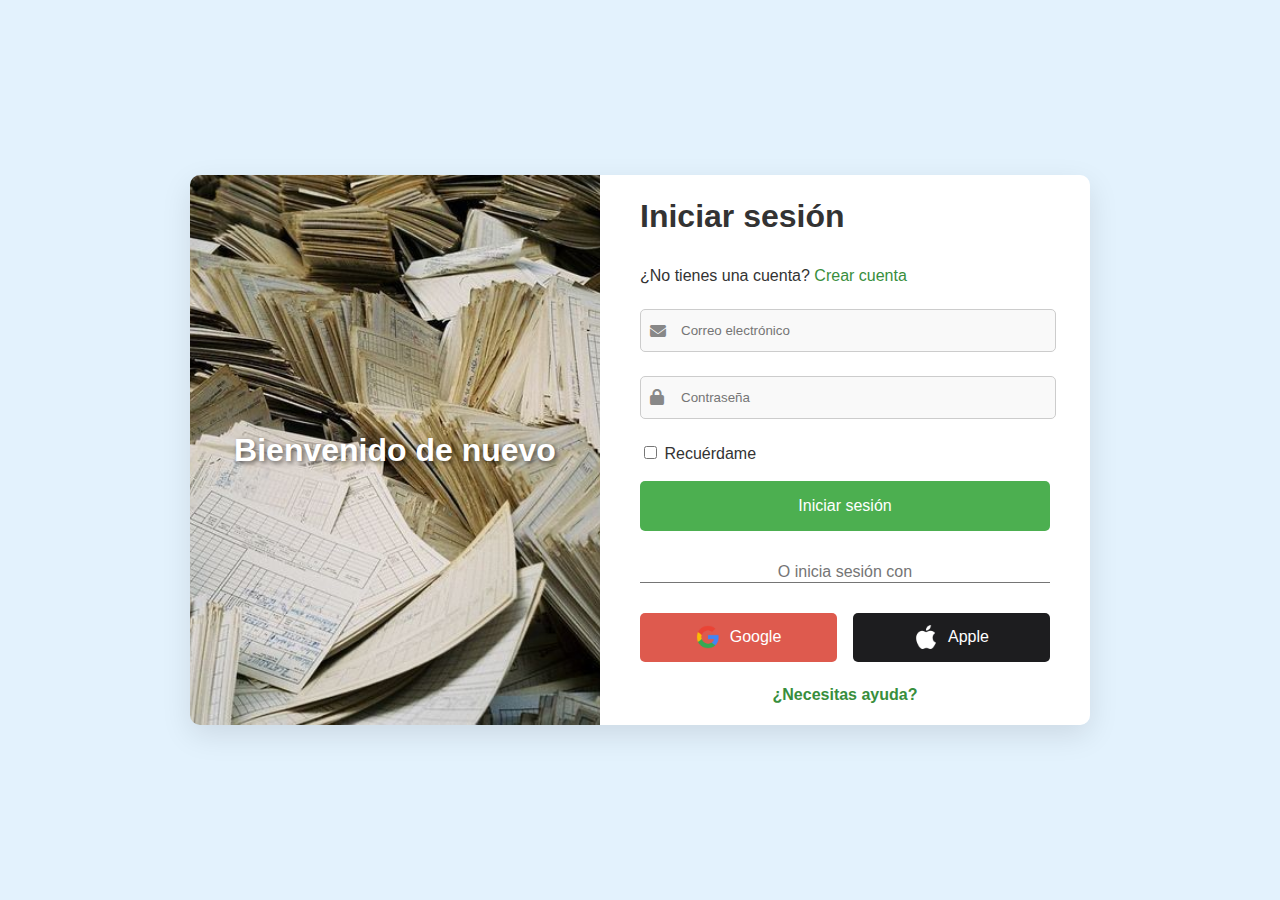
<file: index.html>
<!DOCTYPE html>
<html lang="es">
<head>
    <meta charset="UTF-8">
    <meta name="viewport" content="width=device-width, initial-scale=1.0">
    <title>Iniciar Sesión</title>
    <link rel="stylesheet" href="/css/styles.css">
    <link rel="stylesheet" href="https://cdnjs.cloudflare.com/ajax/libs/font-awesome/6.4.2/css/all.min.css">
</head>
<body>
    <div class="container">
        
        <div class="left-panel">
            <h1>Bienvenido de nuevo</h1>
        </div>

        <div class="right-panel">
            <h2>Iniciar sesión</h2>
            <p>¿No tienes una cuenta? <a href="#">Crear cuenta</a></p>

            <form id="login-form" action="login.php" method="POST">
                <div class="input-group">
                    <i class="fas fa-envelope"></i>
                    <input type="email" name="email" placeholder="Correo electrónico" required>
                </div>

                <div class="input-group">
                    <i class="fas fa-lock"></i>
                    <input type="password" name="password" placeholder="Contraseña" required>
                </div>

                <div class="terms">
                    <input type="checkbox" id="remember">
                    <label for="remember">Recuérdame</label>
                </div>

                <br>

                <button type="submit" class="login-btn">Iniciar sesión</button>

                <div class="divider">
                    <span>O inicia sesión con</span>
                </div>

                <div class="social-login">
                    <button type="button" class="social-btn google-btn">
                        <img src="/assets/google.png" alt="Google" aria-label="Iniciar sesión con Google"> Google
                    </button>
                    <button type="button" class="social-btn apple-btn">
                        <img src="/assets/apple.png" alt="Apple" aria-label="Iniciar sesión con Apple"> Apple
                    </button>
                </div>

                <p class="help-text"><a href="#">¿Necesitas ayuda?</a></p>
            </form>

        </div>
    </div>
</body>
</html>
</file>
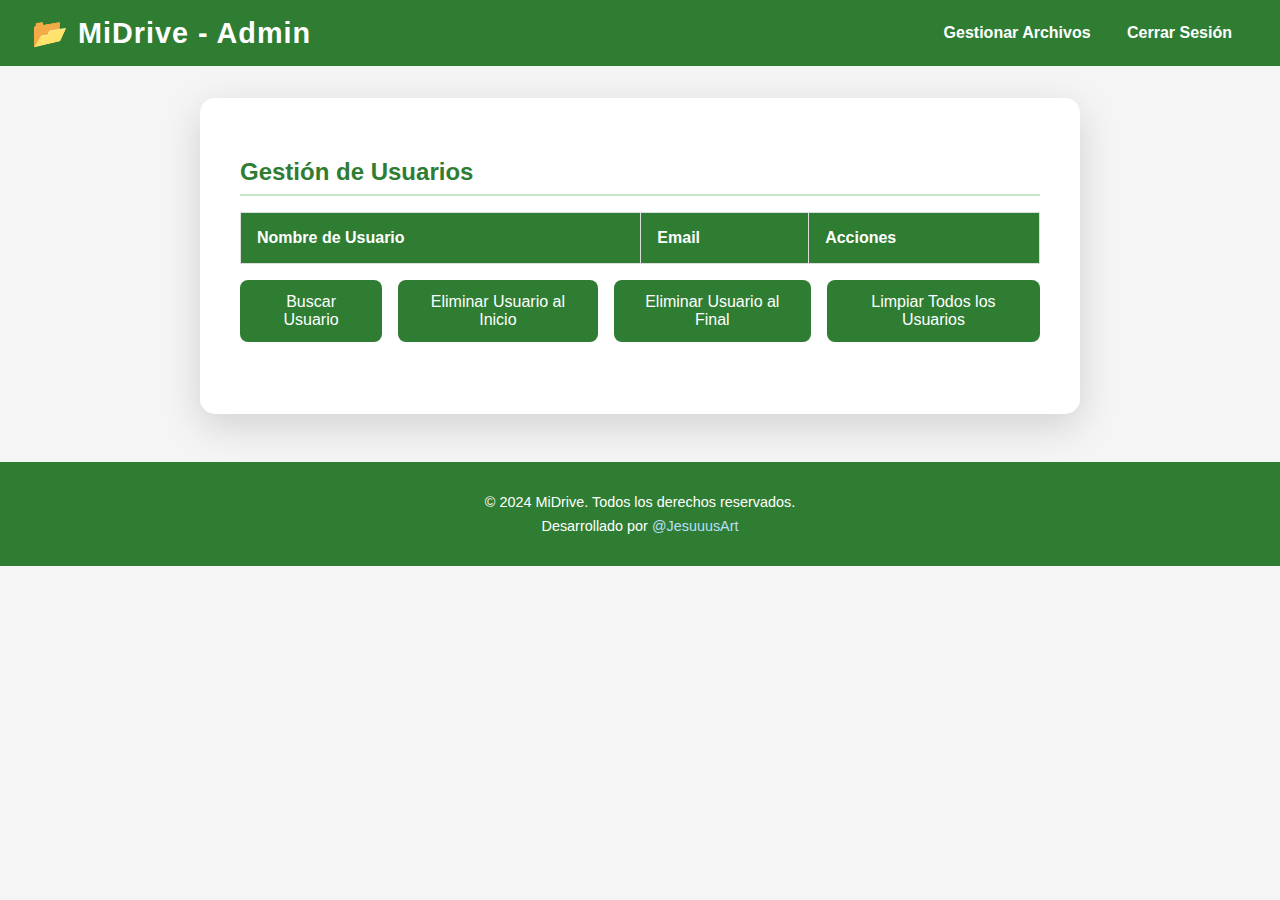
<file: admin.html>
<!DOCTYPE html>
<html lang="es">
<head>
    <meta charset="UTF-8">
    <meta name="viewport" content="width=device-width, initial-scale=1.0">
    <title>MiDrive - Admin</title>
    <link rel="stylesheet" href="/css/admin.css">
</head>
<body>
    <header>
        <div class="logo">📂 MiDrive - Admin</div>
        <nav>
            <a href="/adminFiles.html">Gestionar Archivos</a>
            <a href="logout.php">Cerrar Sesión</a>
        </nav>
    </header>

    <div class="container">

        <div class="user-section">
            <h2>Gestión de Usuarios</h2>

            <div class="user-list">
                <table id="user-table">
                    <thead>
                        <tr>
                            <th>Nombre de Usuario</th>
                            <th>Email</th>
                            <th>Acciones</th>
                        </tr>
                    </thead>
                    <tbody>
                    
                    </tbody>
                </table>
            </div>

            <div class="user-operations">
                <button class="action-btn search-user-btn">Buscar Usuario</button>
                <button class="action-btn delete-start-user-btn">Eliminar Usuario al Inicio</button>
                <button class="action-btn delete-end-user-btn">Eliminar Usuario al Final</button>
                <button class="action-btn clear-all-users-btn">Limpiar Todos los Usuarios</button>
            </div>
        </div>

    </div>

    <footer>
        <div class="footer-content">
            <p>&copy; 2024 MiDrive. Todos los derechos reservados.</p>
            <p>Desarrollado por <a href="https://github.com/JesuuusArt">@JesuuusArt</a></p>
        </div>
    </footer>

</body>
</html>
</file>
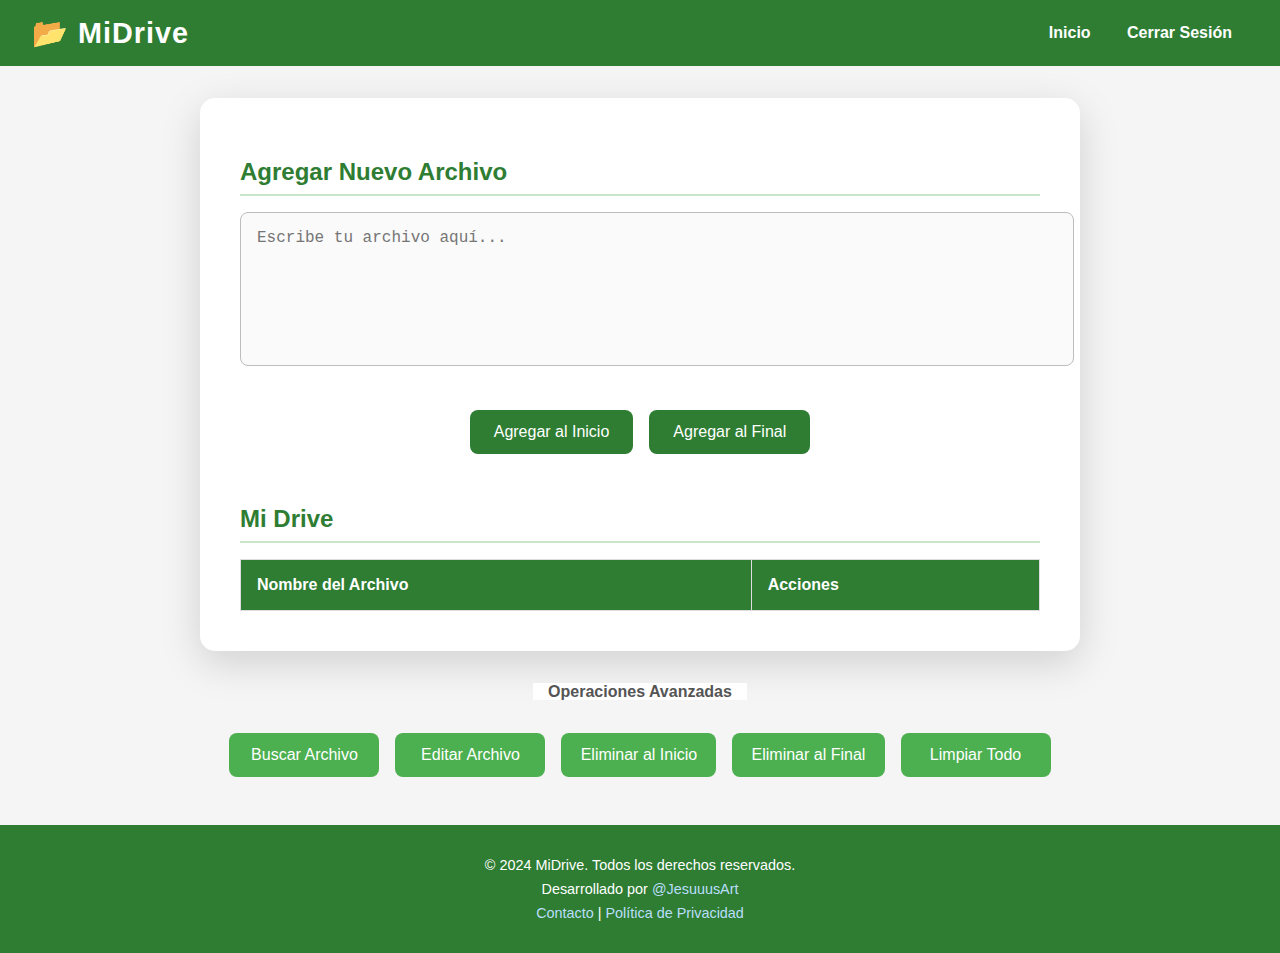
<file: inicio.html>
<!DOCTYPE html>
<html lang="es">
<head>
    <meta charset="UTF-8">
    <meta name="viewport" content="width=device-width, initial-scale=1.0">
    <title>Mi Drive</title>
    <link rel="stylesheet" href="/css/inicio.css">
</head>
<body>
    <header>
        <div class="logo">📂 MiDrive</div>
        <nav>
            <a href="#">Inicio</a>
            <a href="logout.php">Cerrar Sesión</a>
        </nav>
    </header>

    <div class="container">
        
        <div class="file-section">
            <h2>Agregar Nuevo Archivo</h2>
            <textarea id="new-file-content" placeholder="Escribe tu archivo aquí..."></textarea>
            <div class="add-buttons">
                <button class="action-btn add-start-btn">Agregar al Inicio</button>
                <button class="action-btn add-end-btn">Agregar al Final</button>
            </div>
        </div>

        <div class="file-list">
            <h2>Mi Drive</h2>
            <table id="file-table">
                <thead>
                    <tr>
                        <th>Nombre del Archivo</th>
                        <th>Acciones</th>
                    </tr>
                </thead>
                <tbody>
                    
                </tbody>
            </table>
        </div>
    </div>

    <div class="divider">
        <span>Operaciones Avanzadas</span>
    </div>

    <div class="advanced-operations">
        <button class="action-btn search-btn">Buscar Archivo</button>
        <button class="action-btn edit-btn">Editar Archivo</button>
        <button class="action-btn delete-start-btn">Eliminar al Inicio</button>
        <button class="action-btn delete-end-btn">Eliminar al Final</button>
        <button class="action-btn clear-all-btn">Limpiar Todo</button>
    </div>

    <footer>
        <div class="footer-content">
            <p>&copy; 2024 MiDrive. Todos los derechos reservados.</p>
            <p>Desarrollado por <a href="https://github.com/JesuuusArt">@JesuuusArt</a>
            <p><a href="https://www.instagram.com/jxsuusart/">Contacto</a> | <a href="#">Política de Privacidad</a></p>
        </div>
    </footer>

    <script src="/js/inicio.js"></script>

</body>
</html>
</file>
<file: css/styles.css>
/* Estilos generales */
body {
    margin: 0;
    padding: 0;
    font-family: 'Roboto', sans-serif;
    display: flex;
    justify-content: center;
    align-items: center;
    height: 100vh;
    background-color: #E3F2FD;
}

.container {
    display: flex;
    width: 900px;
    height: 550px;
    box-shadow: 0 10px 30px rgba(0, 0, 0, 0.1);
    border-radius: 10px;
    overflow: hidden;
    transition: all 0.3s ease;
}

.left-panel {
    background: url('../assets/image.jpg') no-repeat center center/cover;
    color: white;
    flex: 1;
    display: flex;
    justify-content: center;
    align-items: center;
    text-align: center;
}

.left-panel h1 {
    font-size: 2rem;
    font-weight: 700;
    text-shadow: 2px 2px 5px rgba(0, 0, 0, 0.6);
}

/* Panel derecho */
.right-panel {
    background-color: #FFFFFF;
    flex: 1;
    padding: 2.5rem;
    color: #333333;
    display: flex;
    flex-direction: column;
    justify-content: center;
}

.right-panel h2 {
    font-size: 2rem;
    margin-bottom: 1rem;
}

.right-panel p {
    font-size: 1rem;
    margin-bottom: 1.5rem;
}

.right-panel a {
    color: #388E3C;
    text-decoration: none;
}

.right-panel a:hover {
    color: #4CAF50;
    text-decoration: underline;
}

/* Grupo de inputs con íconos */
.input-group {
    position: relative;
    margin-bottom: 1.5rem;
}

.input-group i {
    position: absolute;
    left: 10px;
    top: 50%;
    transform: translateY(-50%);
    color: #888;
    transition: color 0.3s;
}

.input-group input {
    width: 88%;
    padding: 0.8rem 0.8rem 0.8rem 2.5rem;
    border: 1px solid #CCC;
    border-radius: 5px;
    background-color: #F9F9F9;
    color: #333333;
    transition: border-color 0.3s, box-shadow 0.3s;
}

.input-group input:focus {
    border-color: #4CAF50;
    box-shadow: 0 0 8px rgba(76, 175, 80, 0.2);
    outline: none;
}

.input-group input:focus + i {
    color: #4CAF50;
}

/* Botón de inicio de sesión */
.login-btn {
    background-color: #4CAF50;
    color: white;
    padding: 1rem;
    border: none;
    width: 100%;
    border-radius: 5px;
    font-size: 1rem;
    cursor: pointer;
    transition: background-color 0.3s, transform 0.2s;
}

.login-btn:hover {
    background-color: #388E3C;
    transform: translateY(-3px);
}

/* Divider */
.divider {
    text-align: center;
    position: relative;
    margin: 2rem 0;
}

.divider span {
    background-color: #FFFFFF;
    padding: 0 10px;
    color: #757575;
}

.divider:before {
    content: "";
    position: absolute;
    top: 110%;
    left: 0;
    width: 100%;
    height: 1px;
    background-color: #757575;
}

/* Botones sociales */
.social-login {
    display: flex;
    gap: 1rem;
}

.social-btn {
    flex: 1;
    padding: 0.8rem;
    display: flex;
    align-items: center;
    justify-content: center;
    gap: 10px;
    border: none;
    border-radius: 5px;
    font-size: 1rem;
    cursor: pointer;
    transition: transform 0.3s, box-shadow 0.3s;
}

.social-btn img {
    width: 24px;
}

.google-btn {
    background-color: #de5a4e;
    color: white;
}

.google-btn:hover {
    background-color: #C1351D;
    transform: translateY(-3px);
}

.apple-btn {
    background-color: #1D1D1F;
    color: white;
}

.apple-btn:hover {
    background-color: #333333;
    transform: translateY(-3px);
}

/* Ayuda */
.help-text {
    text-align: center;
    margin-top: 1.5rem;
}

.help-text a {
    color: #388E3C;
    text-decoration: none;
    font-weight: bold;
}

.help-text a:hover {
    color: #4CAF50;
}
</file>
<file: css/admin.css>
/* Estilos generales */
body {
    margin: 0;
    padding: 0;
    font-family: 'Segoe UI', Tahoma, Geneva, Verdana, sans-serif;
    background-color: #F5F5F5;
    color: #333;
}

/* Header */
header {
    display: flex;
    justify-content: space-between;
    align-items: center;
    background-color: #2E7D32;
    padding: 1rem 2rem;
    color: white;
}

.logo {
    font-size: 1.8rem;
    font-weight: bold;
    letter-spacing: 1px;
}

h1 {
    color: #ffffff;
    font-size: 1rem;
    font-weight: bold; 
    text-transform: uppercase; 
    letter-spacing: 2px; 
    text-shadow: 2px 2px 5px rgba(0, 0, 0, 0.3); 
}

nav a {
    color: white;
    text-decoration: none;
    margin: 0 1rem;
    font-weight: bold;
    transition: color 0.3s;
}

nav a:hover {
    color: #C8E6C9;
    text-decoration: underline;
}

/* Contenedor principal */
.container {
    display: flex;
    flex-direction: column;
    gap: 2rem;
    margin: 2rem auto;
    max-width: 800px;
    background-color: white;
    padding: 2.5rem;
    box-shadow: 0 12px 40px rgba(0, 0, 0, 0.15);
    border-radius: 15px;
}

/* Sección de Gestión de Usuarios */
.user-section {
    margin-bottom: 2rem;
}

h2 {
    color: #2E7D32;
    border-bottom: 2px solid #C8E6C9;
    padding-bottom: 0.5rem;
    margin-bottom: 1rem;
}

/* Estilos para el formulario de agregar usuario */
.form-container {
    display: flex;
    flex-direction: column;
    gap: 1rem;
    margin-bottom: 2rem;
}

input[type="text"], input[type="email"] {
    padding: 0.8rem;
    font-size: 1rem;
    border: 1px solid #ddd;
    border-radius: 8px;
    outline: none;
    transition: border-color 0.3s;
}

input[type="text"]:focus, input[type="email"]:focus {
    border-color: #2E7D32;
}

button#insert-start-btn {
    background-color: #2E7D32;
    color: white;
    padding: 0.8rem 1.5rem;
    border: none;
    border-radius: 8px;
    cursor: pointer;
    font-size: 1rem;
    transition: background-color 0.3s, transform 0.2s;
}

button#insert-start-btn:hover {
    background-color: #388E3C;
    transform: translateY(-3px);
    box-shadow: 0 4px 12px rgba(0, 0, 0, 0.1);
}

/* Estilos para el botón de eliminar dentro de la tabla */
.delete-btn-tb {
    background-color: #D32F2F; /* Color rojo para indicar eliminación */
    color: white;
    padding: 0.6rem 1rem;
    border: none;
    border-radius: 8px;
    cursor: pointer;
    font-size: 0.9rem;
    transition: background-color 0.3s, transform 0.2s;
}

.delete-btn-tb:hover {
    background-color: #7d1f1f;
    transform: translateY(-2px);
    box-shadow: 0 4px 10px rgba(0, 0, 0, 0.1);
}

/* Botones de operaciones */
.user-operations button {
    background-color: #2E7D32;
    color: white;
    padding: 0.8rem 1.5rem;
    border: none;
    border-radius: 8px;
    cursor: pointer;
    font-size: 1rem;
    transition: background-color 0.3s, transform 0.2s;
}

.user-operations button:hover {
    background-color: #388E3C;
    transform: translateY(-3px);
    box-shadow: 0 4px 12px rgba(0, 0, 0, 0.1);
}

/* Tabla */
table {
    width: 100%;
    border-collapse: collapse;
    margin-top: 1rem;
}

thead {
    background-color: #2E7D32;
    color: white;
}

th, td {
    padding: 1rem;
    border: 1px solid #ddd;
    text-align: left;
}

tbody tr:hover {
    background-color: #F1F8E9;
}

/* Footer */
footer {
    background-color: #2E7D32;
    color: white;
    text-align: center;
    padding: 1.5rem 0;
    margin-top: 3rem;
    font-size: 0.9rem;
}

.footer-content p {
    margin: 0.5rem 0;
}

.footer-content a {
    color: #BBDEFB;
    text-decoration: none;
    transition: color 0.3s;
}

.footer-content a:hover {
    color: #81D4FA;
    text-decoration: underline;
}

/* Estilos para los botones de operaciones */
.user-operations {
    display: flex;
    justify-content: space-between;
    gap: 1rem;
    margin-top: 1rem;
}
</file>
<file: css/inicio.css>
body {
    margin: 0;
    padding: 0;
    font-family: 'Segoe UI', Tahoma, Geneva, Verdana, sans-serif;
    background-color: #F5F5F5;
    color: #333;
}

/* Header */
header {
    display: flex;
    justify-content: space-between;
    align-items: center;
    background-color: #2E7D32;
    padding: 1rem 2rem;
    color: white;
}

.logo {
    font-size: 1.8rem;
    font-weight: bold;
    letter-spacing: 1px;
}

nav a {
    color: white;
    text-decoration: none;
    margin: 0 1rem;
    font-weight: bold;
    transition: color 0.3s;
}

nav a:hover {
    color: #C8E6C9;
    text-decoration: underline;
}

/* Container */
.container {
    display: flex;
    flex-direction: column;
    gap: 2rem;
    margin: 2rem auto;
    max-width: 800px;
    background-color: white;
    padding: 2.5rem;
    box-shadow: 0 12px 40px rgba(0, 0, 0, 0.15);
    border-radius: 15px;
}

h2 {
    color: #2E7D32;
    border-bottom: 2px solid #C8E6C9;
    padding-bottom: 0.5rem;
    margin-bottom: 1rem;
}

/* Textarea */
textarea {
    width: 100%;
    height: 120px;
    margin-bottom: 1.5rem;
    padding: 1rem;
    border: 1px solid #BDBDBD;
    border-radius: 8px;
    resize: none;
    font-size: 1rem;
    background-color: #FAFAFA;
}

/* Estilos para los botones dentro de la tabla */
.edit-btn-tb {
    background-color: #ff9800;
    color: white;
    padding: 0.6rem 1rem;
    border: none;
    border-radius: 8px;
    cursor: pointer;
    font-size: 0.9rem;
    transition: background-color 0.3s, transform 0.2s;
}

.edit-btn-tb:hover {
    background-color: #8b5709;
    transform: translateY(-2px);
    box-shadow: 0 4px 10px rgba(0, 0, 0, 0.1);
}

.delete-btn-tb {
    background-color: #D32F2F;
    color: white;
    padding: 0.6rem 1rem;
    border: none;
    border-radius: 8px;
    cursor: pointer;
    font-size: 0.9rem;
    transition: background-color 0.3s, transform 0.2s;
}

.delete-btn-tb:hover {
    background-color: #7d1f1f;
    transform: translateY(-2px);
    box-shadow: 0 4px 10px rgba(0, 0, 0, 0.1);
}

/* Buttons */
.action-btn {
    background-color: #2E7D32;
    color: white;
    padding: 0.8rem 1.5rem;
    border: none;
    border-radius: 8px;
    cursor: pointer;
    transition: background-color 0.3s, transform 0.2s;
    font-size: 1rem;
}

.action-btn:hover {
    background-color: #388E3C;
    transform: translateY(-3px);
    box-shadow: 0 4px 12px rgba(0, 0, 0, 0.1);
}

/* Add buttons */
.add-buttons {
    display: flex;
    justify-content: center;
    gap: 1rem;
    margin-top: 1rem;
}

/* Advanced operations */
.advanced-operations {
    display: flex;
    flex-wrap: wrap;
    gap: 1rem;
    justify-content: center;
}

.advanced-operations .action-btn {
    background-color: #4CAF50;
    padding: 0.8rem 1.2rem;
    min-width: 150px;
}

.advanced-operations .action-btn:hover {
    background-color: #45A049;
}

/* Table */
table {
    width: 100%;
    border-collapse: collapse;
}

thead {
    background-color: #2E7D32;
    color: white;
}

th, td {
    padding: 1rem;
    border: 1px solid #ddd;
    text-align: left;
}

/* Divider */
.divider {
    text-align: center;
    margin: 2rem auto;
}

.divider span {
    background-color: white;
    padding: 0 15px;
    color: #555;
    font-weight: bold;
}

/* Footer */
footer {
    background-color: #2E7D32;
    color: white;
    text-align: center;
    padding: 1.5rem 0;
    margin-top: 3rem;
    font-size: 0.9rem;
}

.footer-content p {
    margin: 0.5rem 0;
}

.footer-content a {
    color: #BBDEFB;
    text-decoration: none;
    transition: color 0.3s;
}

.footer-content a:hover {
    color: #81D4FA;
    text-decoration: underline;
}
</file>
